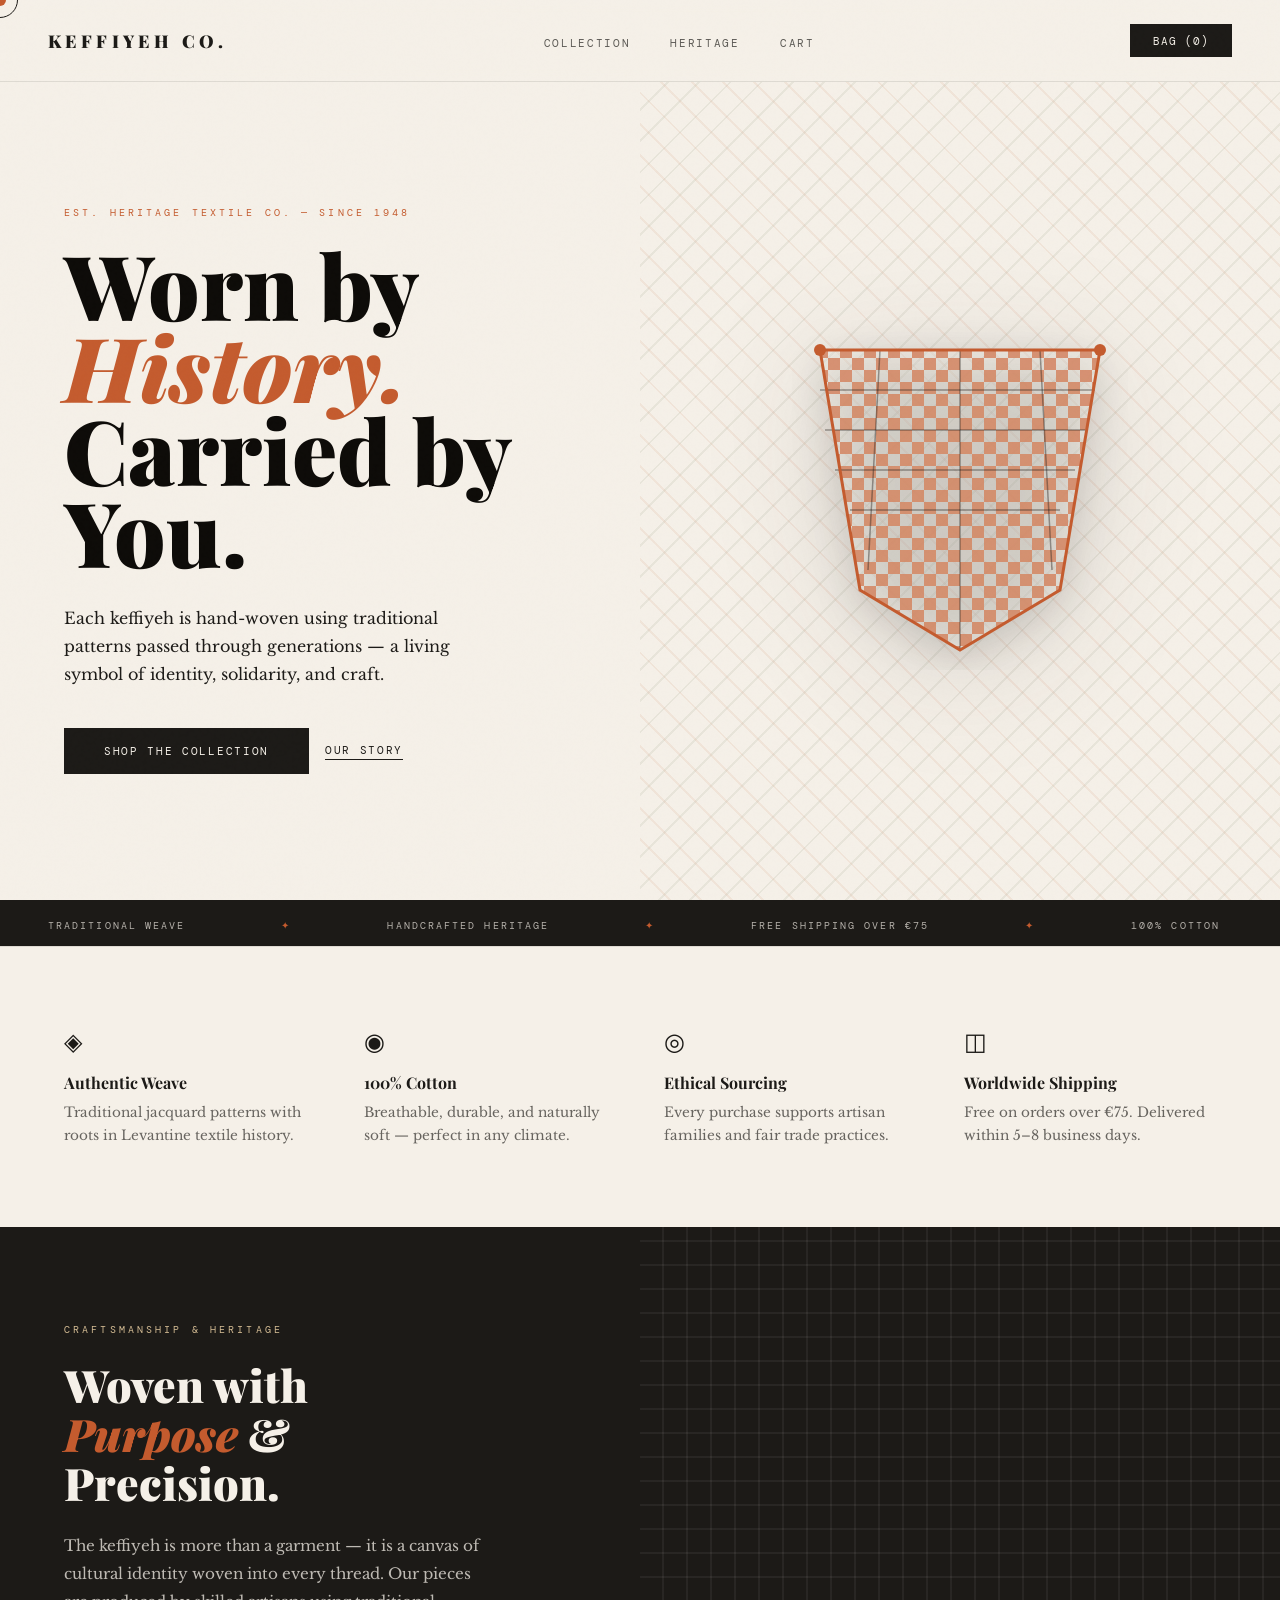
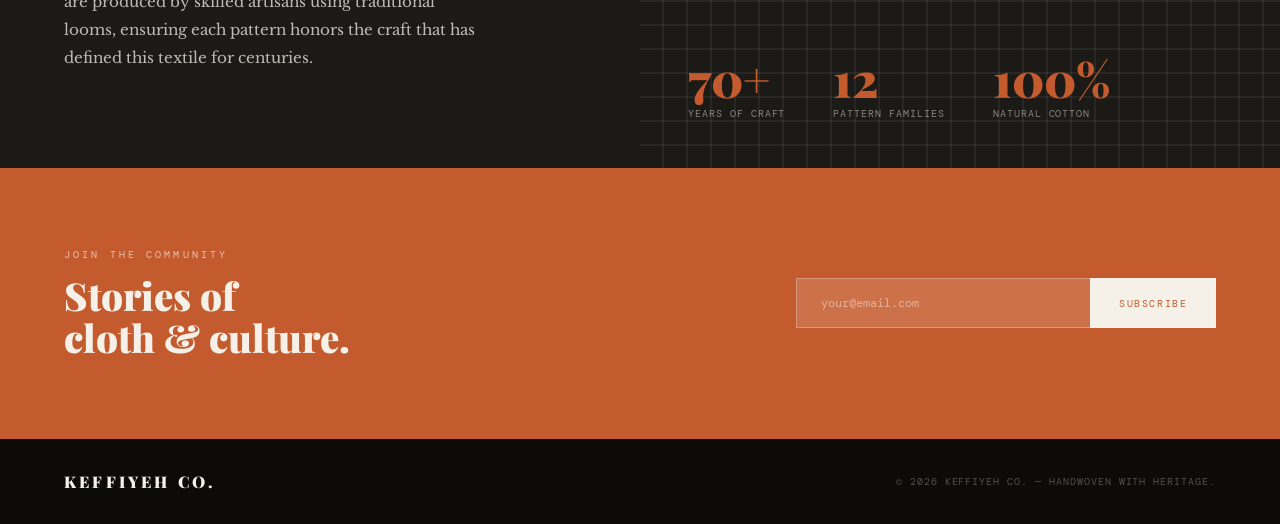
<file: index.html>
<!DOCTYPE html>
<html lang="en">
<head>
<meta charset="UTF-8">
<meta name="viewport" content="width=device-width, initial-scale=1.0">
<title>KEFFIYEH — Heritage Textile Co.</title>
<link rel="stylesheet" href="shared.css">
<style>
  body { cursor: none; }
  .cursor { position: fixed; width: 12px; height: 12px; background: var(--terracotta); border-radius: 50%; pointer-events: none; z-index: 9999; transform: translate(-50%,-50%); transition: width .3s, height .3s; }
  .cursor-ring { position: fixed; width: 36px; height: 36px; border: 1px solid var(--charcoal); border-radius: 50%; pointer-events: none; z-index: 9998; transform: translate(-50%,-50%); transition: width .3s, height .3s; }
  body::before { content:''; position:fixed; inset:0; background-image:url("data:image/svg+xml,%3Csvg viewBox='0 0 256 256' xmlns='http://www.w3.org/2000/svg'%3E%3Cfilter id='noise'%3E%3CfeTurbulence type='fractalNoise' baseFrequency='0.9' numOctaves='4' stitchTiles='stitch'/%3E%3C/filter%3E%3Crect width='100%25' height='100%25' filter='url(%23noise)' opacity='0.04'/%3E%3C/svg%3E"); pointer-events:none; z-index:1000; opacity:.4; }

  .hero { min-height:100vh; display:grid; grid-template-columns:1fr 1fr; padding-top:80px; position:relative; overflow:hidden; }
  .hero-text { display:flex; flex-direction:column; justify-content:center; padding:5rem 3rem 5rem 4rem; }
  .hero-eyebrow { font-family:'DM Mono',monospace; font-size:.65rem; letter-spacing:.3em; text-transform:uppercase; color:var(--terracotta); margin-bottom:1.5rem; opacity:0; animation:fadeUp .8s ease .3s forwards; }
  .hero-title { font-family:'Playfair Display',serif; font-size:clamp(4rem,7vw,6.5rem); font-weight:900; line-height:.92; color:var(--black-ink); margin-bottom:2rem; opacity:0; animation:fadeUp .8s ease .5s forwards; }
  .hero-title em { font-style:italic; color:var(--terracotta); }
  .hero-desc { font-size:1rem; line-height:1.75; opacity:0; max-width:400px; animation:fadeUp .8s ease .7s forwards; margin-bottom:2.5rem; }
  .hero-actions { display:flex; gap:1rem; align-items:center; opacity:0; animation:fadeUp .8s ease .9s forwards; }
  .hero-visual { position:relative; overflow:hidden; opacity:0; animation:fadeIn 1.2s ease .4s forwards; }
  .hero-pattern { position:absolute; inset:0; background: repeating-linear-gradient(45deg,transparent,transparent 20px,rgba(196,91,46,.08) 20px,rgba(196,91,46,.08) 22px), repeating-linear-gradient(-45deg,transparent,transparent 20px,rgba(90,99,64,.08) 20px,rgba(90,99,64,.08) 22px); }
  .hero-img-area { position:absolute; inset:2rem; display:flex; align-items:center; justify-content:center; }
  .keffiyeh-svg { width:360px; height:360px; filter:drop-shadow(0 20px 60px rgba(28,26,23,.2)); animation:float 6s ease-in-out infinite; }
  @keyframes float { 0%,100%{transform:translateY(0) rotate(-2deg)} 50%{transform:translateY(-20px) rotate(2deg)} }
  @keyframes fadeIn { from{opacity:0} to{opacity:1} }

  .marquee-band { background:var(--charcoal); color:var(--cream); padding:.8rem 0; overflow:hidden; white-space:nowrap; }
  .marquee-inner { display:inline-block; animation:marquee 20s linear infinite; }
  .marquee-inner span { font-family:'DM Mono',monospace; font-size:.65rem; letter-spacing:.2em; text-transform:uppercase; padding:0 3rem; opacity:.7; }
  .marquee-inner span.dot { color:var(--terracotta); opacity:1; }
  @keyframes marquee { from{transform:translateX(0)} to{transform:translateX(-50%)} }

  .features { padding:5rem 4rem; display:grid; grid-template-columns:repeat(4,1fr); gap:3rem; border-top:1px solid rgba(28,26,23,.1); }
  .feature-icon { font-size:1.5rem; margin-bottom:1rem; }
  .feature-title { font-family:'Playfair Display',serif; font-size:1rem; font-weight:700; margin-bottom:.5rem; }
  .feature-desc { font-size:.85rem; line-height:1.7; opacity:.65; }

  .about-strip { background:var(--charcoal); color:var(--cream); display:grid; grid-template-columns:1fr 1fr; min-height:50vh; }
  .about-text { padding:6rem 4rem; display:flex; flex-direction:column; justify-content:center; }
  .about-eyebrow { font-family:'DM Mono',monospace; font-size:.65rem; letter-spacing:.3em; text-transform:uppercase; color:var(--sand); margin-bottom:1.5rem; }
  .about-title { font-family:'Playfair Display',serif; font-size:clamp(2rem,3.5vw,3rem); font-weight:900; line-height:1.1; margin-bottom:1.5rem; }
  .about-title em { font-style:italic; color:var(--terracotta); }
  .about-body { font-size:.95rem; line-height:1.85; opacity:.75; max-width:420px; }
  .about-visual { position:relative; background: repeating-linear-gradient(0deg,transparent,transparent 22px,rgba(245,240,232,.06) 22px,rgba(245,240,232,.06) 24px), repeating-linear-gradient(90deg,transparent,transparent 22px,rgba(245,240,232,.06) 22px,rgba(245,240,232,.06) 24px), var(--charcoal); }
  .about-stats { position:absolute; bottom:3rem; left:3rem; display:flex; gap:3rem; }
  .stat-num { font-family:'Playfair Display',serif; font-size:3rem; font-weight:900; color:var(--terracotta); line-height:1; }
  .stat-label { font-family:'DM Mono',monospace; font-size:.6rem; letter-spacing:.1em; text-transform:uppercase; color:rgba(245,240,232,.5); margin-top:.3rem; }

  .newsletter { background:var(--terracotta); color:var(--cream); padding:5rem 4rem; display:flex; align-items:center; justify-content:space-between; gap:3rem; }
  .newsletter-eyebrow { font-family:'DM Mono',monospace; font-size:.65rem; letter-spacing:.3em; text-transform:uppercase; opacity:.7; margin-bottom:.8rem; }
  .newsletter-title { font-family:'Playfair Display',serif; font-size:clamp(2rem,3vw,2.5rem); font-weight:900; line-height:1.1; }
  .newsletter-form { display:flex; min-width:420px; }
  .newsletter-input { flex:1; background:rgba(245,240,232,.15); border:1px solid rgba(245,240,232,.3); border-right:none; color:var(--cream); padding:1rem 1.5rem; font-family:'DM Mono',monospace; font-size:.75rem; outline:none; }
  .newsletter-input::placeholder { opacity:.5; color:var(--cream); }
  .newsletter-btn { background:var(--cream); color:var(--terracotta); border:none; padding:1rem 1.8rem; font-family:'DM Mono',monospace; font-size:.65rem; letter-spacing:.15em; text-transform:uppercase; cursor:pointer; transition:background .2s, color .2s; }
  .newsletter-btn:hover { background:var(--charcoal); color:var(--cream); }
</style>
</head>
<body>
<div class="cursor" id="cursor"></div>
<div class="cursor-ring" id="cursorRing"></div>

<nav>
  <a class="nav-logo" href="index.html">Keffiyeh Co.</a>
  <ul class="nav-links">
    <li><a href="collection.html">Collection</a></li>
    <li><a href="index.html#heritage">Heritage</a></li>
    <li><a href="cart.html">Cart</a></li>
  </ul>
  <a class="nav-cart" href="cart.html" id="cart-badge">Bag (0)</a>
</nav>

<section class="hero">
  <div class="hero-text">
    <p class="hero-eyebrow">Est. Heritage Textile Co. — Since 1948</p>
    <h1 class="hero-title">Worn by<br><em>History.</em><br>Carried by<br>You.</h1>
    <p class="hero-desc">Each keffiyeh is hand-woven using traditional patterns passed through generations — a living symbol of identity, solidarity, and craft.</p>
    <div class="hero-actions">
      <a class="btn-primary" href="collection.html">Shop the Collection</a>
      <a class="btn-ghost" href="#heritage">Our Story</a>
    </div>
  </div>
  <div class="hero-visual">
    <div class="hero-pattern"></div>
    <div class="hero-img-area">
      <svg class="keffiyeh-svg" viewBox="0 0 360 360" fill="none" xmlns="http://www.w3.org/2000/svg">
        <defs>
          <pattern id="cp" x="0" y="0" width="24" height="24" patternUnits="userSpaceOnUse">
            <rect width="12" height="12" fill="#C45B2E" opacity="0.9"/>
            <rect x="12" y="12" width="12" height="12" fill="#C45B2E" opacity="0.9"/>
          </pattern>
          <filter id="sh"><feDropShadow dx="0" dy="10" stdDeviation="20" flood-color="#1C1A17" flood-opacity="0.3"/></filter>
        </defs>
        <polygon points="40,40 320,40 280,280 180,340 80,280" fill="url(#cp)" filter="url(#sh)"/>
        <polygon points="40,40 320,40 280,280 180,340 80,280" fill="#F5F0E8" opacity="0.3"/>
        <line x1="40" y1="80" x2="315" y2="80" stroke="#1C1A17" stroke-width="1.5" opacity="0.4"/>
        <line x1="45" y1="120" x2="305" y2="120" stroke="#1C1A17" stroke-width="1.5" opacity="0.4"/>
        <line x1="55" y1="160" x2="295" y2="160" stroke="#1C1A17" stroke-width="1.5" opacity="0.4"/>
        <line x1="70" y1="200" x2="280" y2="200" stroke="#1C1A17" stroke-width="1.5" opacity="0.4"/>
        <line x1="100" y1="40" x2="88" y2="260" stroke="#1C1A17" stroke-width="1.5" opacity="0.4"/>
        <line x1="180" y1="40" x2="180" y2="340" stroke="#1C1A17" stroke-width="1.5" opacity="0.4"/>
        <line x1="260" y1="40" x2="272" y2="260" stroke="#1C1A17" stroke-width="1.5" opacity="0.4"/>
        <polygon points="40,40 320,40 280,280 180,340 80,280" fill="none" stroke="#C45B2E" stroke-width="3"/>
        <circle cx="40" cy="40" r="6" fill="#C45B2E"/>
        <circle cx="320" cy="40" r="6" fill="#C45B2E"/>
      </svg>
    </div>
  </div>
</section>

<div class="marquee-band">
  <div class="marquee-inner">
    <span>Traditional Weave</span><span class="dot">✦</span><span>Handcrafted Heritage</span><span class="dot">✦</span><span>Free Shipping over €75</span><span class="dot">✦</span><span>100% Cotton</span><span class="dot">✦</span><span>Ethically Sourced</span><span class="dot">✦</span><span>Symbol of Solidarity</span><span class="dot">✦</span>
    <span>Traditional Weave</span><span class="dot">✦</span><span>Handcrafted Heritage</span><span class="dot">✦</span><span>Free Shipping over €75</span><span class="dot">✦</span><span>100% Cotton</span><span class="dot">✦</span><span>Ethically Sourced</span><span class="dot">✦</span><span>Symbol of Solidarity</span><span class="dot">✦</span>
  </div>
</div>

<div class="features" id="heritage">
  <div class="feature-item reveal">
    <div class="feature-icon">◈</div>
    <div class="feature-title">Authentic Weave</div>
    <div class="feature-desc">Traditional jacquard patterns with roots in Levantine textile history.</div>
  </div>
  <div class="feature-item reveal">
    <div class="feature-icon">◉</div>
    <div class="feature-title">100% Cotton</div>
    <div class="feature-desc">Breathable, durable, and naturally soft — perfect in any climate.</div>
  </div>
  <div class="feature-item reveal">
    <div class="feature-icon">◎</div>
    <div class="feature-title">Ethical Sourcing</div>
    <div class="feature-desc">Every purchase supports artisan families and fair trade practices.</div>
  </div>
  <div class="feature-item reveal">
    <div class="feature-icon">◫</div>
    <div class="feature-title">Worldwide Shipping</div>
    <div class="feature-desc">Free on orders over €75. Delivered within 5–8 business days.</div>
  </div>
</div>

<div class="about-strip">
  <div class="about-text reveal">
    <p class="about-eyebrow">Craftsmanship & Heritage</p>
    <h2 class="about-title">Woven with<br><em>Purpose</em> &<br>Precision.</h2>
    <p class="about-body">The keffiyeh is more than a garment — it is a canvas of cultural identity woven into every thread. Our pieces are produced by skilled artisans using traditional looms, ensuring each pattern honors the craft that has defined this textile for centuries.</p>
  </div>
  <div class="about-visual">
    <div class="about-stats">
      <div><div class="stat-num">70+</div><div class="stat-label">Years of craft</div></div>
      <div><div class="stat-num">12</div><div class="stat-label">Pattern families</div></div>
      <div><div class="stat-num">100%</div><div class="stat-label">Natural cotton</div></div>
    </div>
  </div>
</div>

<div class="newsletter reveal">
  <div>
    <p class="newsletter-eyebrow">Join the Community</p>
    <h3 class="newsletter-title">Stories of<br>cloth & culture.</h3>
  </div>
  <div class="newsletter-form">
    <input class="newsletter-input" type="email" placeholder="your@email.com" id="nl-input">
    <button class="newsletter-btn" onclick="subscribe()">Subscribe</button>
  </div>
</div>

<footer>
  <div class="footer-logo">Keffiyeh Co.</div>
  <span class="footer-copy">© 2026 Keffiyeh Co. — Handwoven with heritage.</span>
</footer>

<script src="shared.js"></script>
<script>
  const cursor = document.getElementById('cursor');
  const ring = document.getElementById('cursorRing');
  let mx=0,my=0,rx=0,ry=0;
  document.addEventListener('mousemove', e => { mx=e.clientX; my=e.clientY; cursor.style.left=mx+'px'; cursor.style.top=my+'px'; });
  (function animate(){ rx+=(mx-rx)*.12; ry+=(my-ry)*.12; ring.style.left=rx+'px'; ring.style.top=ry+'px'; requestAnimationFrame(animate); })();

  const obs = new IntersectionObserver(entries => entries.forEach((e,i) => { if(e.isIntersecting) setTimeout(()=>e.target.classList.add('visible'), 80*i); }), {threshold:.1});
  document.querySelectorAll('.reveal').forEach(el => obs.observe(el));

  function subscribe() {
    const i = document.getElementById('nl-input');
    if(i.value.includes('@')) i.value = 'Thank you — you\'re in!';
  }

  updateCartBadge();
</script>
</body>
</html>
</file>
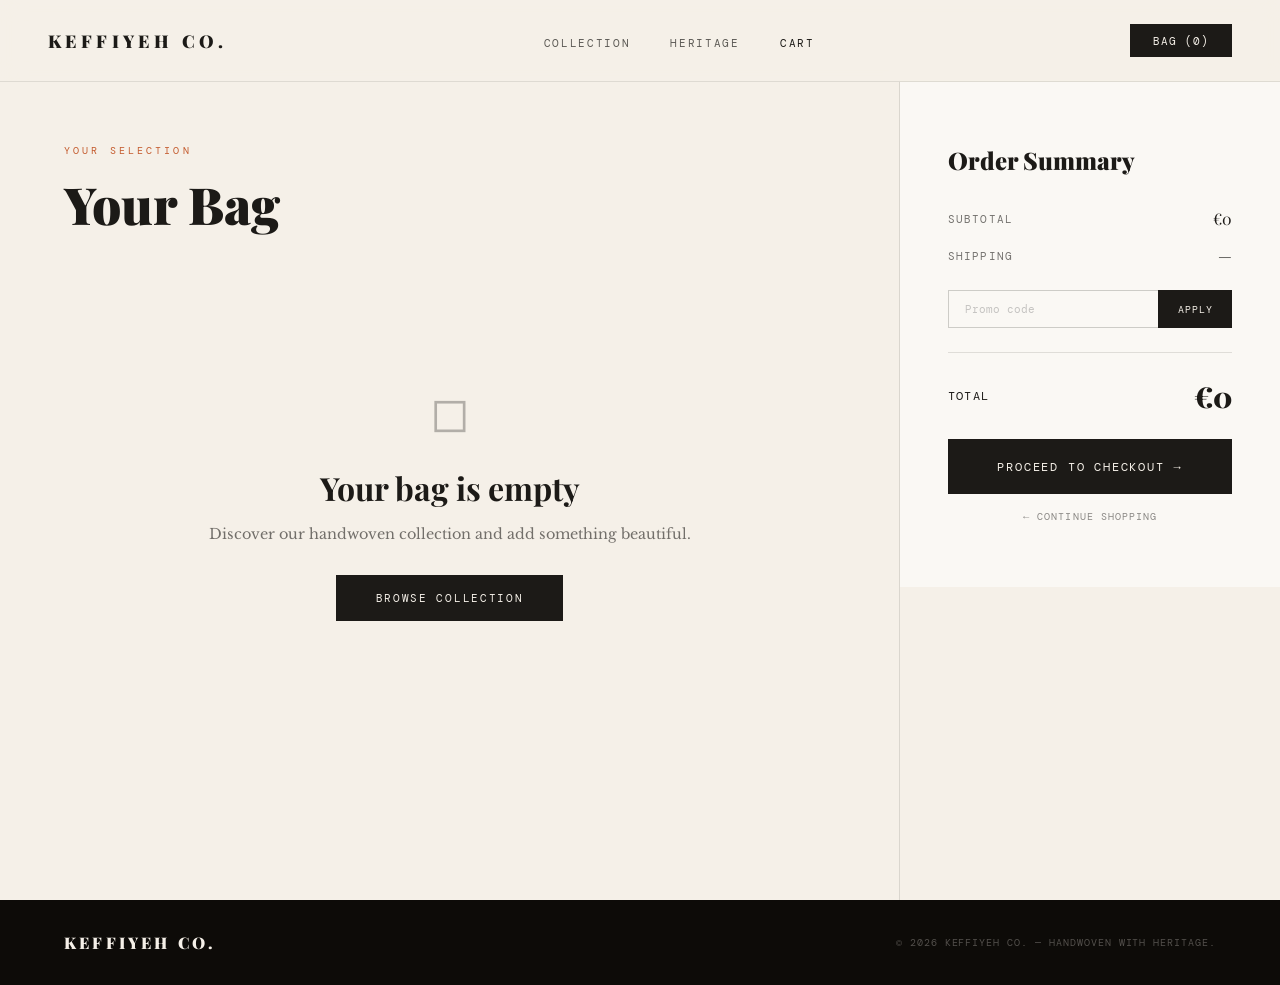
<file: cart.html>
<!DOCTYPE html>
<html lang="en">
<head>
<meta charset="UTF-8">
<meta name="viewport" content="width=device-width, initial-scale=1.0">
<title>Your Bag — Keffiyeh Co.</title>
<link rel="stylesheet" href="shared.css">
<style>
  .cart-layout { display:grid; grid-template-columns:1fr 380px; gap:0; min-height:calc(100vh - 80px); }
  .cart-items { padding:4rem; border-right:1px solid rgba(28,26,23,.12); }
  .page-eyebrow { font-family:'DM Mono',monospace; font-size:.65rem; letter-spacing:.3em; text-transform:uppercase; color:var(--terracotta); margin-bottom:.8rem; }
  .page-title { font-family:'Playfair Display',serif; font-size:clamp(2.5rem,4vw,4rem); font-weight:900; margin-bottom:3rem; }

  .cart-item { display:grid; grid-template-columns:120px 1fr auto; gap:1.5rem; align-items:center; padding:1.5rem 0; border-bottom:1px solid rgba(28,26,23,.1); }
  .item-pattern { width:120px; height:90px; flex-shrink:0; }
  .item-name { font-family:'Playfair Display',serif; font-size:1.1rem; font-weight:700; margin-bottom:.3rem; }
  .item-origin { font-family:'DM Mono',monospace; font-size:.6rem; letter-spacing:.1em; text-transform:uppercase; color:var(--terracotta); margin-bottom:.8rem; }
  .item-controls { display:flex; align-items:center; gap:.5rem; }
  .qty-btn { width:28px; height:28px; background:transparent; border:1px solid rgba(28,26,23,.25); cursor:pointer; font-size:1rem; font-family:'DM Mono',monospace; transition:all .2s; color:var(--charcoal); display:flex; align-items:center; justify-content:center; }
  .qty-btn:hover { background:var(--charcoal); color:var(--cream); }
  .qty-num { font-family:'DM Mono',monospace; font-size:.85rem; width:28px; text-align:center; }
  .remove-btn { font-family:'DM Mono',monospace; font-size:.6rem; letter-spacing:.1em; text-transform:uppercase; background:none; border:none; cursor:pointer; color:rgba(28,26,23,.4); margin-left:.5rem; transition:color .2s; }
  .remove-btn:hover { color:var(--terracotta); }
  .item-price { font-family:'Playfair Display',serif; font-size:1.2rem; font-weight:700; text-align:right; }

  .cart-summary { padding:4rem 3rem; background:var(--white-wash); position:sticky; top:80px; align-self:start; }
  .summary-title { font-family:'Playfair Display',serif; font-size:1.5rem; font-weight:900; margin-bottom:2rem; }
  .summary-row { display:flex; justify-content:space-between; align-items:center; margin-bottom:1rem; }
  .summary-label { font-family:'DM Mono',monospace; font-size:.7rem; letter-spacing:.1em; text-transform:uppercase; opacity:.6; }
  .summary-value { font-family:'Playfair Display',serif; font-size:1rem; }
  .summary-divider { border:none; border-top:1px solid rgba(28,26,23,.12); margin:1.5rem 0; }
  .summary-total-label { font-family:'DM Mono',monospace; font-size:.75rem; letter-spacing:.1em; text-transform:uppercase; }
  .summary-total-value { font-family:'Playfair Display',serif; font-size:1.8rem; font-weight:900; }
  .checkout-btn { display:block; width:100%; background:var(--charcoal); color:var(--cream); padding:1.2rem; font-family:'DM Mono',monospace; font-size:.75rem; letter-spacing:.15em; text-transform:uppercase; text-decoration:none; text-align:center; margin-top:1.5rem; transition:background .2s; border:none; cursor:pointer; }
  .checkout-btn:hover { background:var(--terracotta); }
  .continue-link { display:block; text-align:center; font-family:'DM Mono',monospace; font-size:.65rem; letter-spacing:.1em; text-transform:uppercase; color:var(--charcoal); text-decoration:none; margin-top:1rem; opacity:.5; transition:opacity .2s; }
  .continue-link:hover { opacity:1; }

  .empty-state { text-align:center; padding:6rem 2rem; }
  .empty-icon { font-size:3rem; margin-bottom:1.5rem; opacity:.3; }
  .empty-title { font-family:'Playfair Display',serif; font-size:2rem; font-weight:700; margin-bottom:1rem; }
  .empty-desc { font-size:.9rem; opacity:.6; margin-bottom:2rem; }

  .promo-row { display:flex; gap:0; margin-top:1.5rem; }
  .promo-input { flex:1; background:transparent; border:1px solid rgba(28,26,23,.2); border-right:none; padding:.7rem 1rem; font-family:'DM Mono',monospace; font-size:.7rem; outline:none; color:var(--charcoal); }
  .promo-input::placeholder { opacity:.4; }
  .promo-btn { background:var(--charcoal); color:var(--cream); border:none; padding:.7rem 1.2rem; font-family:'DM Mono',monospace; font-size:.65rem; letter-spacing:.1em; text-transform:uppercase; cursor:pointer; transition:background .2s; }
  .promo-btn:hover { background:var(--terracotta); }

  @media(max-width:900px){
    .cart-layout { grid-template-columns:1fr; }
    .cart-items { padding:2rem 1.5rem; }
    .cart-summary { position:static; }
  }
</style>
</head>
<body>
<nav>
  <a class="nav-logo" href="index.html">Keffiyeh Co.</a>
  <ul class="nav-links">
    <li><a href="collection.html">Collection</a></li>
    <li><a href="index.html#heritage">Heritage</a></li>
    <li><a href="cart.html" class="active">Cart</a></li>
  </ul>
  <a class="nav-cart" href="cart.html" id="cart-badge">Bag (0)</a>
</nav>

<div class="page-wrap">
  <div class="cart-layout">
    <div class="cart-items" id="cart-items-container">
      <p class="page-eyebrow">Your Selection</p>
      <h1 class="page-title">Your Bag</h1>
      <div id="items-list"></div>
    </div>
    <div class="cart-summary" id="cart-summary">
      <h2 class="summary-title">Order Summary</h2>
      <div class="summary-row">
        <span class="summary-label">Subtotal</span>
        <span class="summary-value" id="subtotal">€0</span>
      </div>
      <div class="summary-row">
        <span class="summary-label">Shipping</span>
        <span class="summary-value" id="shipping">Calculated at checkout</span>
      </div>
      <div class="promo-row">
        <input class="promo-input" type="text" placeholder="Promo code" id="promo">
        <button class="promo-btn" onclick="applyPromo()">Apply</button>
      </div>
      <hr class="summary-divider">
      <div class="summary-row">
        <span class="summary-total-label">Total</span>
        <span class="summary-total-value" id="total">€0</span>
      </div>
      <a href="checkout.html" class="checkout-btn" id="checkout-btn">Proceed to Checkout →</a>
      <a href="collection.html" class="continue-link">← Continue Shopping</a>
    </div>
  </div>
</div>

<footer>
  <div class="footer-logo">Keffiyeh Co.</div>
  <span class="footer-copy">© 2026 Keffiyeh Co. — Handwoven with heritage.</span>
</footer>

<script src="shared.js"></script>
<script>
function renderCart() {
  const cart = getCart();
  const list = document.getElementById('items-list');
  const subtotalEl = document.getElementById('subtotal');
  const totalEl = document.getElementById('total');
  const shippingEl = document.getElementById('shipping');

  if(cart.length === 0) {
    list.innerHTML = `
      <div class="empty-state">
        <div class="empty-icon">◻</div>
        <h2 class="empty-title">Your bag is empty</h2>
        <p class="empty-desc">Discover our handwoven collection and add something beautiful.</p>
        <a href="collection.html" class="btn-primary">Browse Collection</a>
      </div>`;
    subtotalEl.textContent = '€0';
    totalEl.textContent = '€0';
    shippingEl.textContent = '—';
    return;
  }

  const subtotal = cartTotal();
  const shipping = subtotal >= 75 ? 'Free' : '€4.95';
  const total = subtotal + (subtotal >= 75 ? 0 : 4.95);

  list.innerHTML = cart.map(item => `
    <div class="cart-item">
      <div class="item-pattern ${item.pattern}"></div>
      <div>
        <div class="item-name">${item.name}</div>
        <div class="item-origin">${item.origin}</div>
        <div class="item-controls">
          <button class="qty-btn" onclick="changeQty(${item.id},-1)">−</button>
          <span class="qty-num">${item.qty}</span>
          <button class="qty-btn" onclick="changeQty(${item.id},1)">+</button>
          <button class="remove-btn" onclick="removeItem(${item.id})">Remove</button>
        </div>
      </div>
      <div class="item-price">€${(item.price * item.qty).toFixed(2)}</div>
    </div>
  `).join('');

  subtotalEl.textContent = `€${subtotal.toFixed(2)}`;
  shippingEl.textContent = shipping;
  totalEl.textContent = `€${total.toFixed(2)}`;
}

function changeQty(id, delta) {
  const cart = getCart();
  const item = cart.find(i => i.id === id);
  if(!item) return;
  item.qty += delta;
  if(item.qty <= 0) cart.splice(cart.indexOf(item), 1);
  saveCart(cart);
  updateCartBadge();
  renderCart();
}

function removeItem(id) {
  const cart = getCart().filter(i => i.id !== id);
  saveCart(cart);
  updateCartBadge();
  renderCart();
}

function applyPromo() {
  const code = document.getElementById('promo').value.toUpperCase();
  if(code === 'HERITAGE10') alert('10% discount applied!');
  else alert('Invalid promo code.');
}

renderCart();
updateCartBadge();
</script>
</body>
</html>
</file>
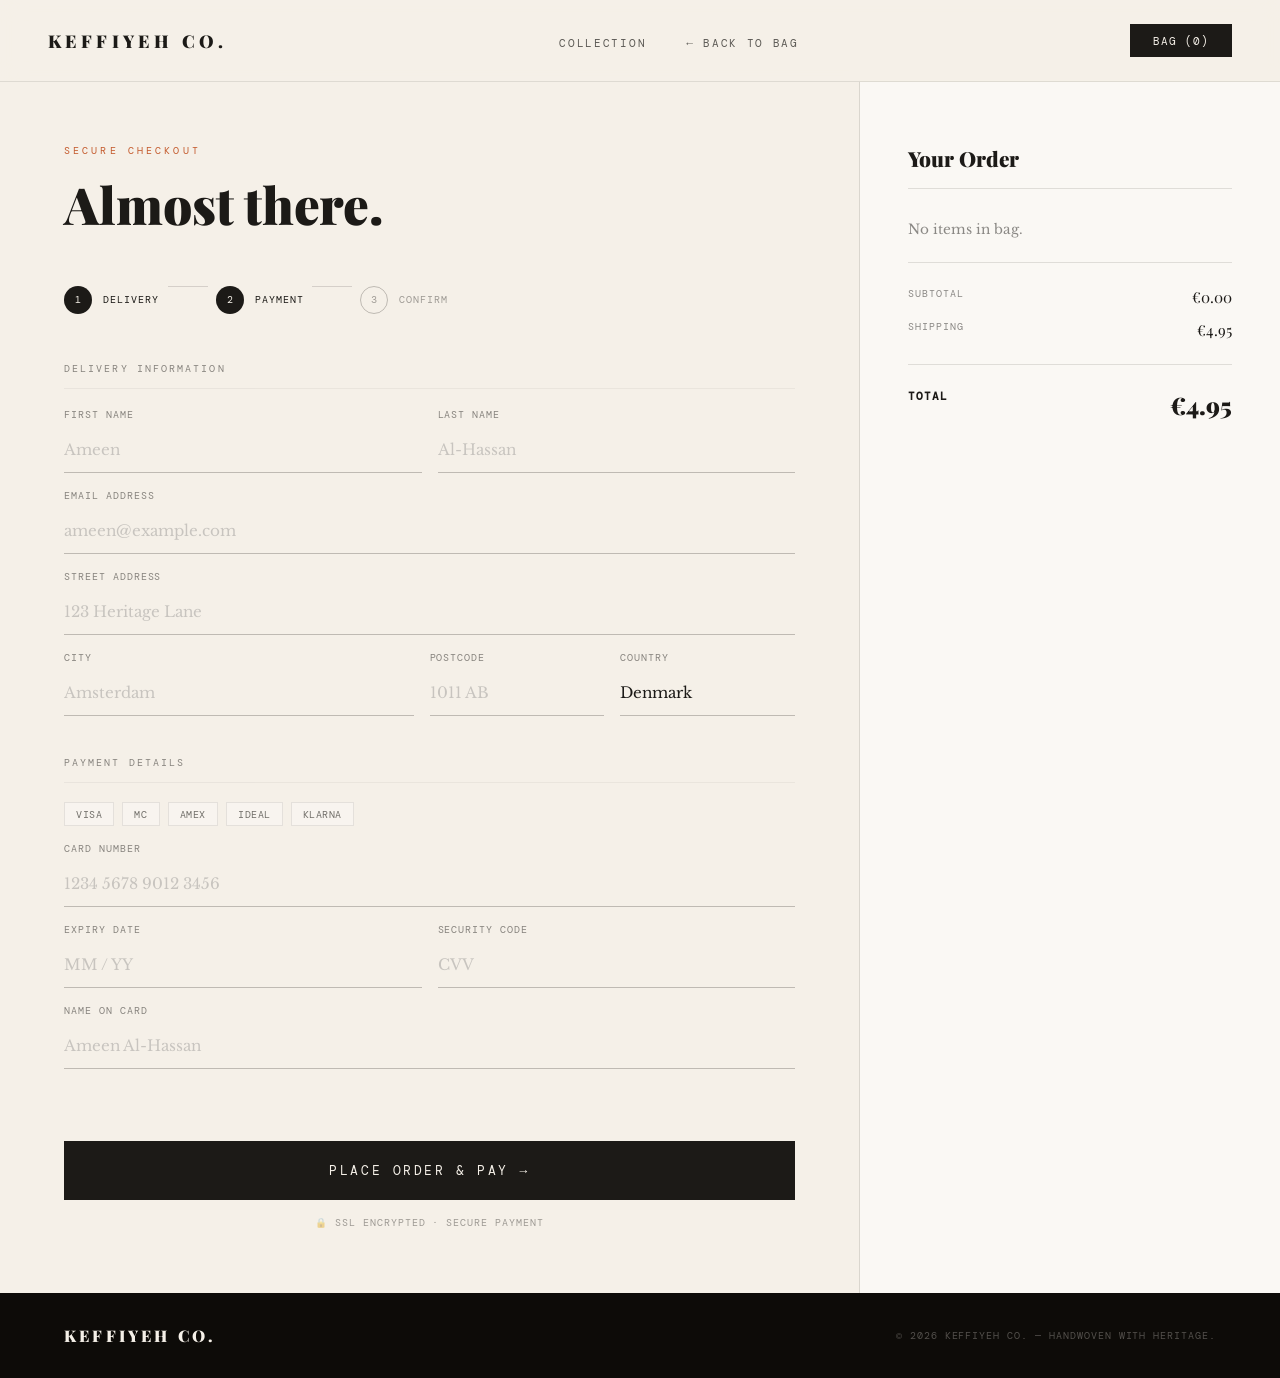
<file: checkout.html>
<!DOCTYPE html>
<html lang="en">
<head>
<meta charset="UTF-8">
<meta name="viewport" content="width=device-width, initial-scale=1.0">
<title>Checkout — Keffiyeh Co.</title>
<link rel="stylesheet" href="shared.css">
<style>
  .checkout-layout { display:grid; grid-template-columns:1fr 420px; min-height:calc(100vh - 80px); }

  .checkout-form { padding:4rem; border-right:1px solid rgba(28,26,23,.12); }
  .page-eyebrow { font-family:'DM Mono',monospace; font-size:.65rem; letter-spacing:.3em; text-transform:uppercase; color:var(--terracotta); margin-bottom:.8rem; }
  .page-title { font-family:'Playfair Display',serif; font-size:clamp(2rem,4vw,3.5rem); font-weight:900; margin-bottom:3rem; }

  .steps { display:flex; gap:0; margin-bottom:3rem; }
  .step { display:flex; align-items:center; gap:.7rem; }
  .step-num { width:28px; height:28px; border-radius:50%; background:var(--charcoal); color:var(--cream); font-family:'DM Mono',monospace; font-size:.65rem; display:flex; align-items:center; justify-content:center; }
  .step.inactive .step-num { background:transparent; border:1px solid rgba(28,26,23,.25); color:rgba(28,26,23,.4); }
  .step-label { font-family:'DM Mono',monospace; font-size:.65rem; letter-spacing:.1em; text-transform:uppercase; }
  .step.inactive .step-label { opacity:.4; }
  .step-divider { width:40px; height:1px; background:rgba(28,26,23,.15); margin:0 .5rem; }

  .form-section { margin-bottom:2.5rem; }
  .section-label { font-family:'DM Mono',monospace; font-size:.65rem; letter-spacing:.2em; text-transform:uppercase; color:var(--charcoal); opacity:.5; margin-bottom:1.2rem; padding-bottom:.8rem; border-bottom:1px solid rgba(28,26,23,.1); }

  .form-row { display:grid; grid-template-columns:1fr 1fr; gap:1rem; margin-bottom:1rem; }
  .form-row.full { grid-template-columns:1fr; }
  .form-row.three { grid-template-columns:2fr 1fr 1fr; }

  .form-group { display:flex; flex-direction:column; gap:.4rem; }
  .form-group label { font-family:'DM Mono',monospace; font-size:.6rem; letter-spacing:.1em; text-transform:uppercase; opacity:.5; }
  .form-group input, .form-group select {
    background:transparent; border:none; border-bottom:1px solid rgba(28,26,23,.25);
    padding:.8rem 0; font-family:'Libre Baskerville',serif; font-size:.95rem;
    color:var(--charcoal); outline:none; width:100%; transition:border-color .2s;
    appearance:none; -webkit-appearance:none;
  }
  .form-group input:focus, .form-group select:focus { border-color:var(--terracotta); }
  .form-group input::placeholder { opacity:.35; }

  .card-icons { display:flex; gap:.5rem; margin-bottom:1rem; }
  .card-icon { background:var(--white-wash); border:1px solid rgba(28,26,23,.15); padding:.3rem .7rem; font-family:'DM Mono',monospace; font-size:.6rem; letter-spacing:.05em; text-transform:uppercase; opacity:.6; }

  .pay-btn { width:100%; background:var(--charcoal); color:var(--cream); padding:1.3rem; font-family:'DM Mono',monospace; font-size:.8rem; letter-spacing:.2em; text-transform:uppercase; border:none; cursor:pointer; margin-top:2rem; transition:background .3s; position:relative; overflow:hidden; }
  .pay-btn:hover { background:var(--terracotta); }
  .pay-btn.loading { pointer-events:none; }
  .pay-btn.loading::after { content:''; position:absolute; left:0; top:0; height:100%; width:0%; background:var(--terracotta); animation:loading 2s forwards; }
  @keyframes loading { to { width:100%; } }

  .secure-note { display:flex; align-items:center; gap:.5rem; margin-top:1rem; justify-content:center; }
  .secure-note span { font-family:'DM Mono',monospace; font-size:.6rem; letter-spacing:.1em; text-transform:uppercase; opacity:.4; }

  /* Order summary panel */
  .order-panel { background:var(--white-wash); padding:4rem 3rem; }
  .order-title { font-family:'Playfair Display',serif; font-size:1.3rem; font-weight:900; margin-bottom:2rem; padding-bottom:1rem; border-bottom:1px solid rgba(28,26,23,.12); }

  .order-item { display:flex; align-items:center; gap:1rem; margin-bottom:1.2rem; }
  .order-item-pattern { width:60px; height:45px; flex-shrink:0; position:relative; }
  .order-item-badge { position:absolute; top:-6px; right:-6px; width:18px; height:18px; background:var(--charcoal); color:var(--cream); border-radius:50%; font-family:'DM Mono',monospace; font-size:.55rem; display:flex; align-items:center; justify-content:center; }
  .order-item-name { flex:1; font-family:'Playfair Display',serif; font-size:.9rem; font-weight:700; }
  .order-item-price { font-family:'Playfair Display',serif; font-size:.95rem; }

  .order-divider { border:none; border-top:1px solid rgba(28,26,23,.12); margin:1.5rem 0; }
  .order-row { display:flex; justify-content:space-between; margin-bottom:.8rem; }
  .order-label { font-family:'DM Mono',monospace; font-size:.65rem; letter-spacing:.1em; text-transform:uppercase; opacity:.5; }
  .order-value { font-family:'Playfair Display',serif; font-size:.95rem; }
  .order-total-label { font-family:'DM Mono',monospace; font-size:.7rem; letter-spacing:.1em; text-transform:uppercase; font-weight:bold; }
  .order-total-value { font-family:'Playfair Display',serif; font-size:1.5rem; font-weight:900; }

  /* Success state */
  .success-overlay { display:none; position:fixed; inset:0; background:var(--cream); z-index:200; flex-direction:column; align-items:center; justify-content:center; text-align:center; padding:3rem; }
  .success-overlay.show { display:flex; }
  .success-check { font-size:4rem; margin-bottom:2rem; animation:popIn .6s cubic-bezier(.34,1.56,.64,1) forwards; }
  @keyframes popIn { from{transform:scale(0)} to{transform:scale(1)} }
  .success-title { font-family:'Playfair Display',serif; font-size:clamp(2rem,4vw,3.5rem); font-weight:900; margin-bottom:1rem; }
  .success-title em { font-style:italic; color:var(--terracotta); }
  .success-desc { font-size:1rem; opacity:.65; line-height:1.7; max-width:420px; margin-bottom:2.5rem; }
  .success-order { font-family:'DM Mono',monospace; font-size:.7rem; letter-spacing:.15em; text-transform:uppercase; background:var(--white-wash); padding:1rem 2rem; margin-bottom:2.5rem; }

  @media(max-width:900px){
    .checkout-layout { grid-template-columns:1fr; }
    .checkout-form { padding:2rem 1.5rem; }
    .order-panel { padding:2rem 1.5rem; }
    .form-row { grid-template-columns:1fr; }
    .form-row.three { grid-template-columns:1fr; }
  }
</style>
</head>
<body>
<nav>
  <a class="nav-logo" href="index.html">Keffiyeh Co.</a>
  <ul class="nav-links">
    <li><a href="collection.html">Collection</a></li>
    <li><a href="cart.html">← Back to Bag</a></li>
  </ul>
  <a class="nav-cart" href="cart.html" id="cart-badge">Bag (0)</a>
</nav>

<div class="page-wrap">
  <div class="checkout-layout">
    <div class="checkout-form">
      <p class="page-eyebrow">Secure Checkout</p>
      <h1 class="page-title">Almost there.</h1>

      <div class="steps">
        <div class="step"><div class="step-num">1</div><span class="step-label">Delivery</span></div>
        <div class="step-divider"></div>
        <div class="step"><div class="step-num">2</div><span class="step-label">Payment</span></div>
        <div class="step-divider"></div>
        <div class="step inactive"><div class="step-num">3</div><span class="step-label">Confirm</span></div>
      </div>

      <!-- Delivery -->
      <div class="form-section">
        <div class="section-label">Delivery Information</div>
        <div class="form-row">
          <div class="form-group"><label>First Name</label><input type="text" placeholder="Ameen" id="fname"></div>
          <div class="form-group"><label>Last Name</label><input type="text" placeholder="Al-Hassan" id="lname"></div>
        </div>
        <div class="form-row full">
          <div class="form-group"><label>Email Address</label><input type="email" placeholder="ameen@example.com" id="email"></div>
        </div>
        <div class="form-row full">
          <div class="form-group"><label>Street Address</label><input type="text" placeholder="123 Heritage Lane" id="address"></div>
        </div>
        <div class="form-row three">
          <div class="form-group"><label>City</label><input type="text" placeholder="Amsterdam" id="city"></div>
          <div class="form-group"><label>Postcode</label><input type="text" placeholder="1011 AB" id="postcode"></div>
          <div class="form-group"><label>Country</label>
            <select id="country">
              <option>Denmark</option>
              <option>Netherlands</option>
              <option>Germany</option>
              <option>Belgium</option>
              <option>France</option>
              <option>United Kingdom</option>
              <option>Other</option>
            </select>
          </div>
        </div>
      </div>

      <!-- Payment -->
      <div class="form-section">
        <div class="section-label">Payment Details</div>
        <div class="card-icons">
          <span class="card-icon">Visa</span>
          <span class="card-icon">MC</span>
          <span class="card-icon">Amex</span>
          <span class="card-icon">iDEAL</span>
          <span class="card-icon">Klarna</span>
        </div>
        <div class="form-row full">
          <div class="form-group"><label>Card Number</label><input type="text" placeholder="1234 5678 9012 3456" id="cardnum" maxlength="19" oninput="formatCard(this)"></div>
        </div>
        <div class="form-row">
          <div class="form-group"><label>Expiry Date</label><input type="text" placeholder="MM / YY" id="expiry" maxlength="7" oninput="formatExpiry(this)"></div>
          <div class="form-group"><label>Security Code</label><input type="text" placeholder="CVV" id="cvv" maxlength="3"></div>
        </div>
        <div class="form-row full">
          <div class="form-group"><label>Name on Card</label><input type="text" placeholder="Ameen Al-Hassan" id="cardname"></div>
        </div>
      </div>

      <button class="pay-btn" id="pay-btn" onclick="placeOrder()">Place Order & Pay →</button>
      <div class="secure-note">
        <span>🔒 SSL Encrypted · Secure Payment</span>
      </div>
    </div>

    <!-- Order Summary -->
    <div class="order-panel">
      <h2 class="order-title">Your Order</h2>
      <div id="order-items"></div>
      <hr class="order-divider">
      <div class="order-row">
        <span class="order-label">Subtotal</span>
        <span class="order-value" id="order-subtotal">€0</span>
      </div>
      <div class="order-row">
        <span class="order-label">Shipping</span>
        <span class="order-value" id="order-shipping">—</span>
      </div>
      <hr class="order-divider">
      <div class="order-row">
        <span class="order-total-label">Total</span>
        <span class="order-total-value" id="order-total">€0</span>
      </div>
    </div>
  </div>
</div>

<!-- Success -->
<div class="success-overlay" id="success">
  <div class="success-check">✦</div>
  <h2 class="success-title">Order<br><em>Confirmed!</em></h2>
  <p class="success-desc">Thank you for your purchase. Your keffiyeh will be handpacked and shipped within 2 business days. A confirmation email is on its way.</p>
  <div class="success-order" id="success-order-num">Order #KF-00000</div>
  <a href="index.html" class="btn-primary" onclick="clearCart()">Back to Homepage</a>
</div>

<footer>
  <div class="footer-logo">Keffiyeh Co.</div>
  <span class="footer-copy">© 2026 Keffiyeh Co. — Handwoven with heritage.</span>
</footer>

<script src="shared.js"></script>
<script>
function renderOrderSummary() {
  const cart = getCart();
  const list = document.getElementById('order-items');
  const subtotal = cartTotal();
  const shippingCost = subtotal >= 75 ? 0 : 4.95;
  const total = subtotal + shippingCost;

  list.innerHTML = cart.map(item => `
    <div class="order-item">
      <div class="order-item-pattern ${item.pattern}" style="position:relative">
        <div class="order-item-badge">${item.qty}</div>
      </div>
      <span class="order-item-name">${item.name}</span>
      <span class="order-item-price">€${(item.price * item.qty).toFixed(2)}</span>
    </div>
  `).join('') || '<p style="opacity:.5;font-size:.85rem;">No items in bag.</p>';

  document.getElementById('order-subtotal').textContent = `€${subtotal.toFixed(2)}`;
  document.getElementById('order-shipping').textContent = subtotal >= 75 ? 'Free' : '€4.95';
  document.getElementById('order-total').textContent = `€${total.toFixed(2)}`;
}

function formatCard(el) {
  let v = el.value.replace(/\D/g,'').substring(0,16);
  el.value = v.replace(/(.{4})/g,'$1 ').trim();
}
function formatExpiry(el) {
  let v = el.value.replace(/\D/g,'').substring(0,4);
  if(v.length >= 2) v = v.substring(0,2)+' / '+v.substring(2);
  el.value = v;
}

function validateForm() {
  const fields = ['fname','lname','email','address','city','postcode','cardnum','expiry','cvv','cardname'];
  for(const f of fields) {
    if(!document.getElementById(f).value.trim()) {
      document.getElementById(f).focus();
      document.getElementById(f).style.borderColor = 'var(--terracotta)';
      return false;
    }
  }
  return true;
}

function placeOrder() {
  if(!validateForm()) return;
  if(getCart().length === 0) { alert('Your bag is empty!'); return; }

  const btn = document.getElementById('pay-btn');
  btn.classList.add('loading');
  btn.textContent = 'Processing...';

  setTimeout(() => {
    const orderNum = 'KF-' + Math.floor(10000 + Math.random() * 90000);
    document.getElementById('success-order-num').textContent = `Order #${orderNum}`;
    document.getElementById('success').classList.add('show');
  }, 2200);
}

function clearCart() {
  saveCart([]);
}

renderOrderSummary();
updateCartBadge();
</script>
</body>
</html>
</file>
<file: shared.css>
@import url('https://fonts.googleapis.com/css2?family=Playfair+Display:ital,wght@0,400;0,700;0,900;1,400;1,700&family=Libre+Baskerville:ital@0;1&family=DM+Mono:wght@300;400&display=swap');

*, *::before, *::after { box-sizing: border-box; margin: 0; padding: 0; }

:root {
  --cream: #F5F0E8;
  --charcoal: #1C1A17;
  --terracotta: #C45B2E;
  --olive: #5A6340;
  --sand: #D4BC94;
  --black-ink: #0D0B08;
  --white-wash: #FAF8F4;
}

html { scroll-behavior: smooth; }
body { background: var(--cream); color: var(--charcoal); font-family: 'Libre Baskerville', Georgia, serif; overflow-x: hidden; }

nav {
  position: fixed; top: 0; left: 0; right: 0; z-index: 100;
  display: flex; justify-content: space-between; align-items: center;
  padding: 1.5rem 3rem;
  background: rgba(245,240,232,0.92); backdrop-filter: blur(12px);
  border-bottom: 1px solid rgba(28,26,23,0.1);
}
.nav-logo { font-family: 'Playfair Display', serif; font-size: 1.1rem; font-weight: 900; letter-spacing: 0.25em; text-transform: uppercase; color: var(--charcoal); text-decoration: none; }
.nav-links { display: flex; gap: 2.5rem; list-style: none; }
.nav-links a { font-family: 'DM Mono', monospace; font-size: 0.7rem; letter-spacing: 0.15em; text-transform: uppercase; text-decoration: none; color: var(--charcoal); opacity: 0.7; transition: opacity 0.2s; }
.nav-links a:hover, .nav-links a.active { opacity: 1; }
.nav-cart { font-family: 'DM Mono', monospace; font-size: 0.7rem; letter-spacing: 0.1em; text-transform: uppercase; background: var(--charcoal); color: var(--cream); padding: 0.6rem 1.4rem; text-decoration: none; transition: background 0.2s; }
.nav-cart:hover { background: var(--terracotta); }

.page-wrap { padding-top: 80px; min-height: 100vh; }

.pattern-red { background: repeating-linear-gradient(0deg,transparent,transparent 18px,rgba(196,91,46,0.7) 18px,rgba(196,91,46,0.7) 20px), repeating-linear-gradient(90deg,transparent,transparent 18px,rgba(196,91,46,0.7) 18px,rgba(196,91,46,0.7) 20px), repeating-linear-gradient(45deg,rgba(180,40,30,0.3) 0,rgba(180,40,30,0.3) 8px,transparent 0,transparent 50%), #e8d5c4; }
.pattern-black { background: repeating-linear-gradient(0deg,transparent,transparent 14px,rgba(28,26,23,0.8) 14px,rgba(28,26,23,0.8) 16px), repeating-linear-gradient(90deg,transparent,transparent 14px,rgba(28,26,23,0.8) 14px,rgba(28,26,23,0.8) 16px), #d4d0c8; }
.pattern-olive { background: repeating-linear-gradient(0deg,transparent,transparent 16px,rgba(90,99,64,0.8) 16px,rgba(90,99,64,0.8) 18px), repeating-linear-gradient(90deg,transparent,transparent 16px,rgba(90,99,64,0.8) 16px,rgba(90,99,64,0.8) 18px), #c8d4b0; }
.pattern-navy { background: repeating-linear-gradient(0deg,transparent,transparent 15px,rgba(30,45,90,0.8) 15px,rgba(30,45,90,0.8) 17px), repeating-linear-gradient(90deg,transparent,transparent 15px,rgba(30,45,90,0.8) 15px,rgba(30,45,90,0.8) 17px), #b8c8e0; }
.pattern-sand { background: repeating-linear-gradient(0deg,transparent,transparent 20px,rgba(180,150,80,0.6) 20px,rgba(180,150,80,0.6) 22px), repeating-linear-gradient(90deg,transparent,transparent 20px,rgba(180,150,80,0.6) 20px,rgba(180,150,80,0.6) 22px), #e8d8b0; }

.btn-primary { background: var(--charcoal); color: var(--cream); padding: 1rem 2.5rem; font-family: 'DM Mono', monospace; font-size: 0.7rem; letter-spacing: 0.15em; text-transform: uppercase; text-decoration: none; border: none; cursor: pointer; transition: background 0.25s, transform 0.2s; display: inline-block; }
.btn-primary:hover { background: var(--terracotta); transform: translateY(-2px); }
.btn-ghost { color: var(--charcoal); font-family: 'DM Mono', monospace; font-size: 0.7rem; letter-spacing: 0.15em; text-transform: uppercase; text-decoration: none; border-bottom: 1px solid var(--charcoal); padding-bottom: 2px; background: none; cursor: pointer; transition: color 0.25s; }
.btn-ghost:hover { color: var(--terracotta); border-color: var(--terracotta); }

footer { background: var(--black-ink); color: var(--cream); padding: 2rem 4rem; display: flex; justify-content: space-between; align-items: center; }
.footer-logo { font-family: 'Playfair Display', serif; font-size: 1rem; font-weight: 900; letter-spacing: 0.2em; text-transform: uppercase; }
.footer-copy { font-family: 'DM Mono', monospace; font-size: 0.6rem; letter-spacing: 0.1em; color: rgba(245,240,232,0.3); text-transform: uppercase; }

@keyframes fadeUp { from { opacity: 0; transform: translateY(24px); } to { opacity: 1; transform: translateY(0); } }
.reveal { opacity: 0; transform: translateY(30px); transition: opacity 0.7s ease, transform 0.7s ease; }
.reveal.visible { opacity: 1; transform: translateY(0); }
</file>
